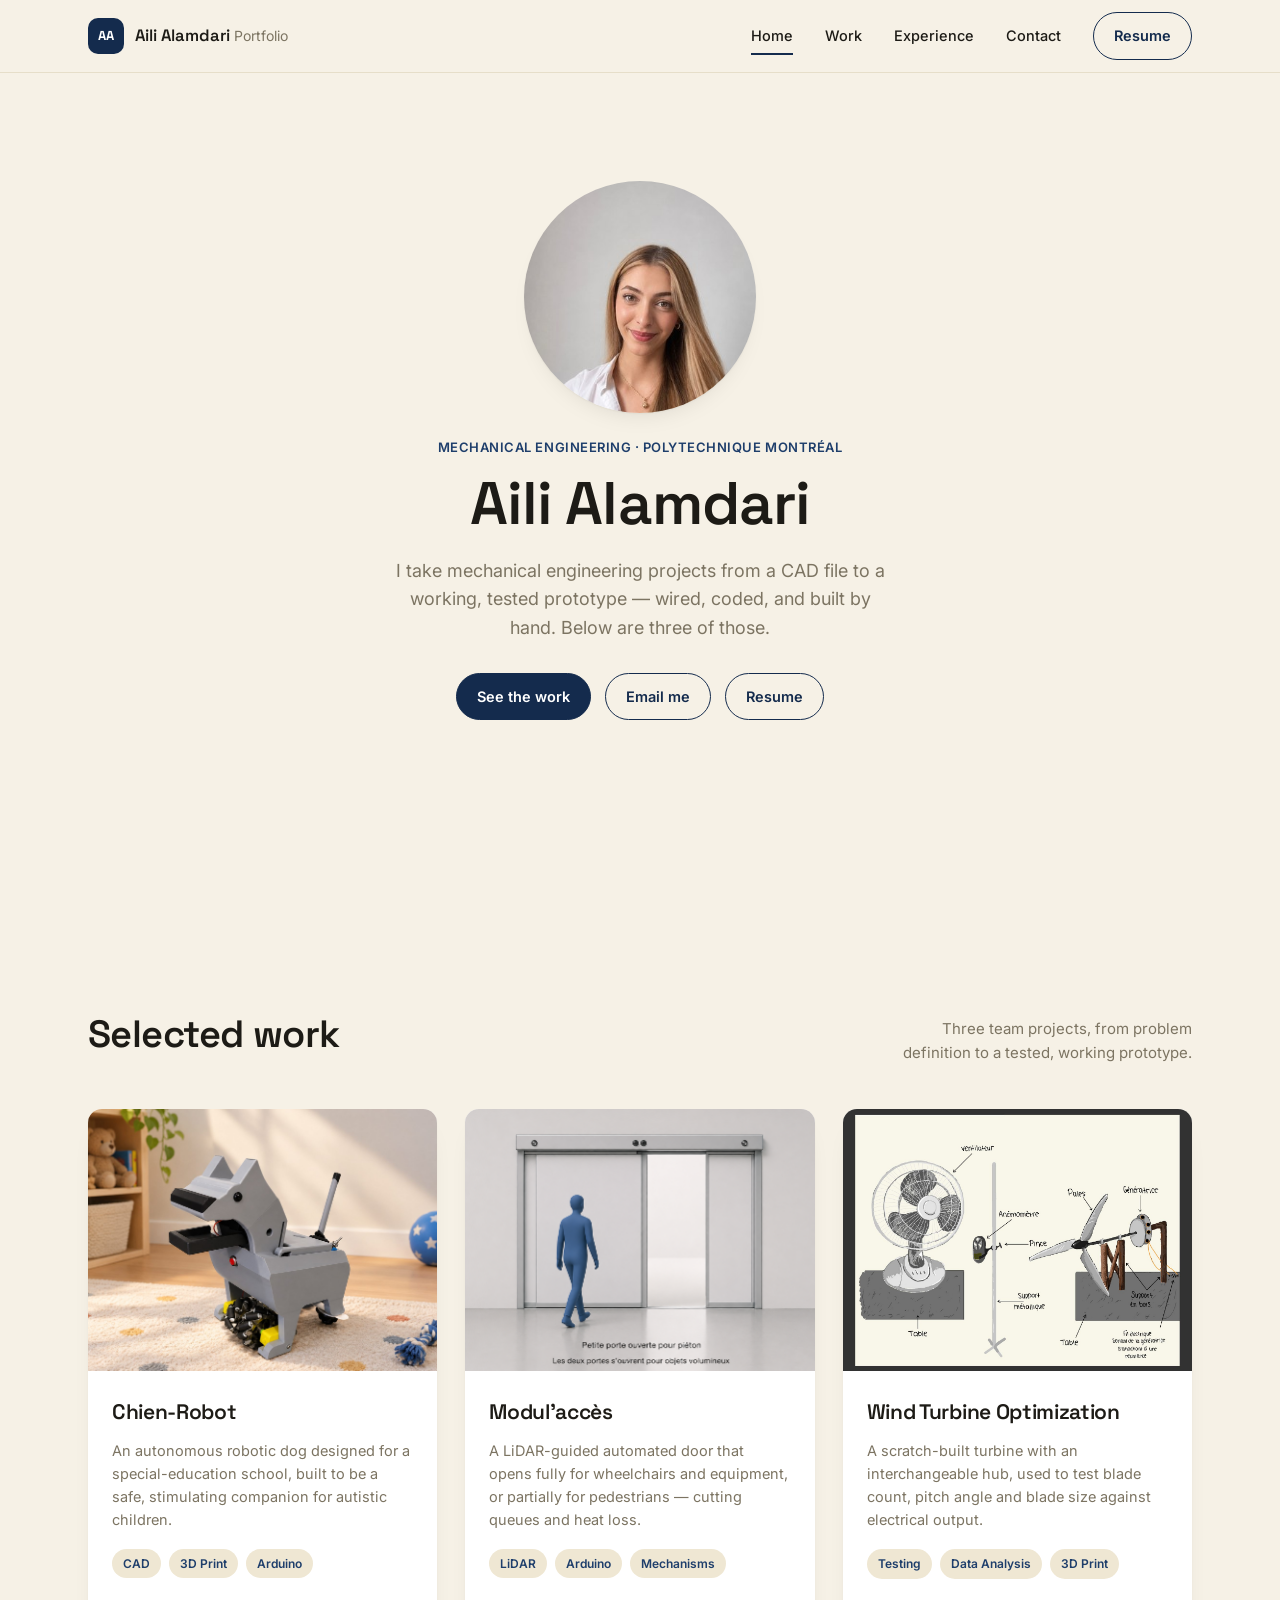
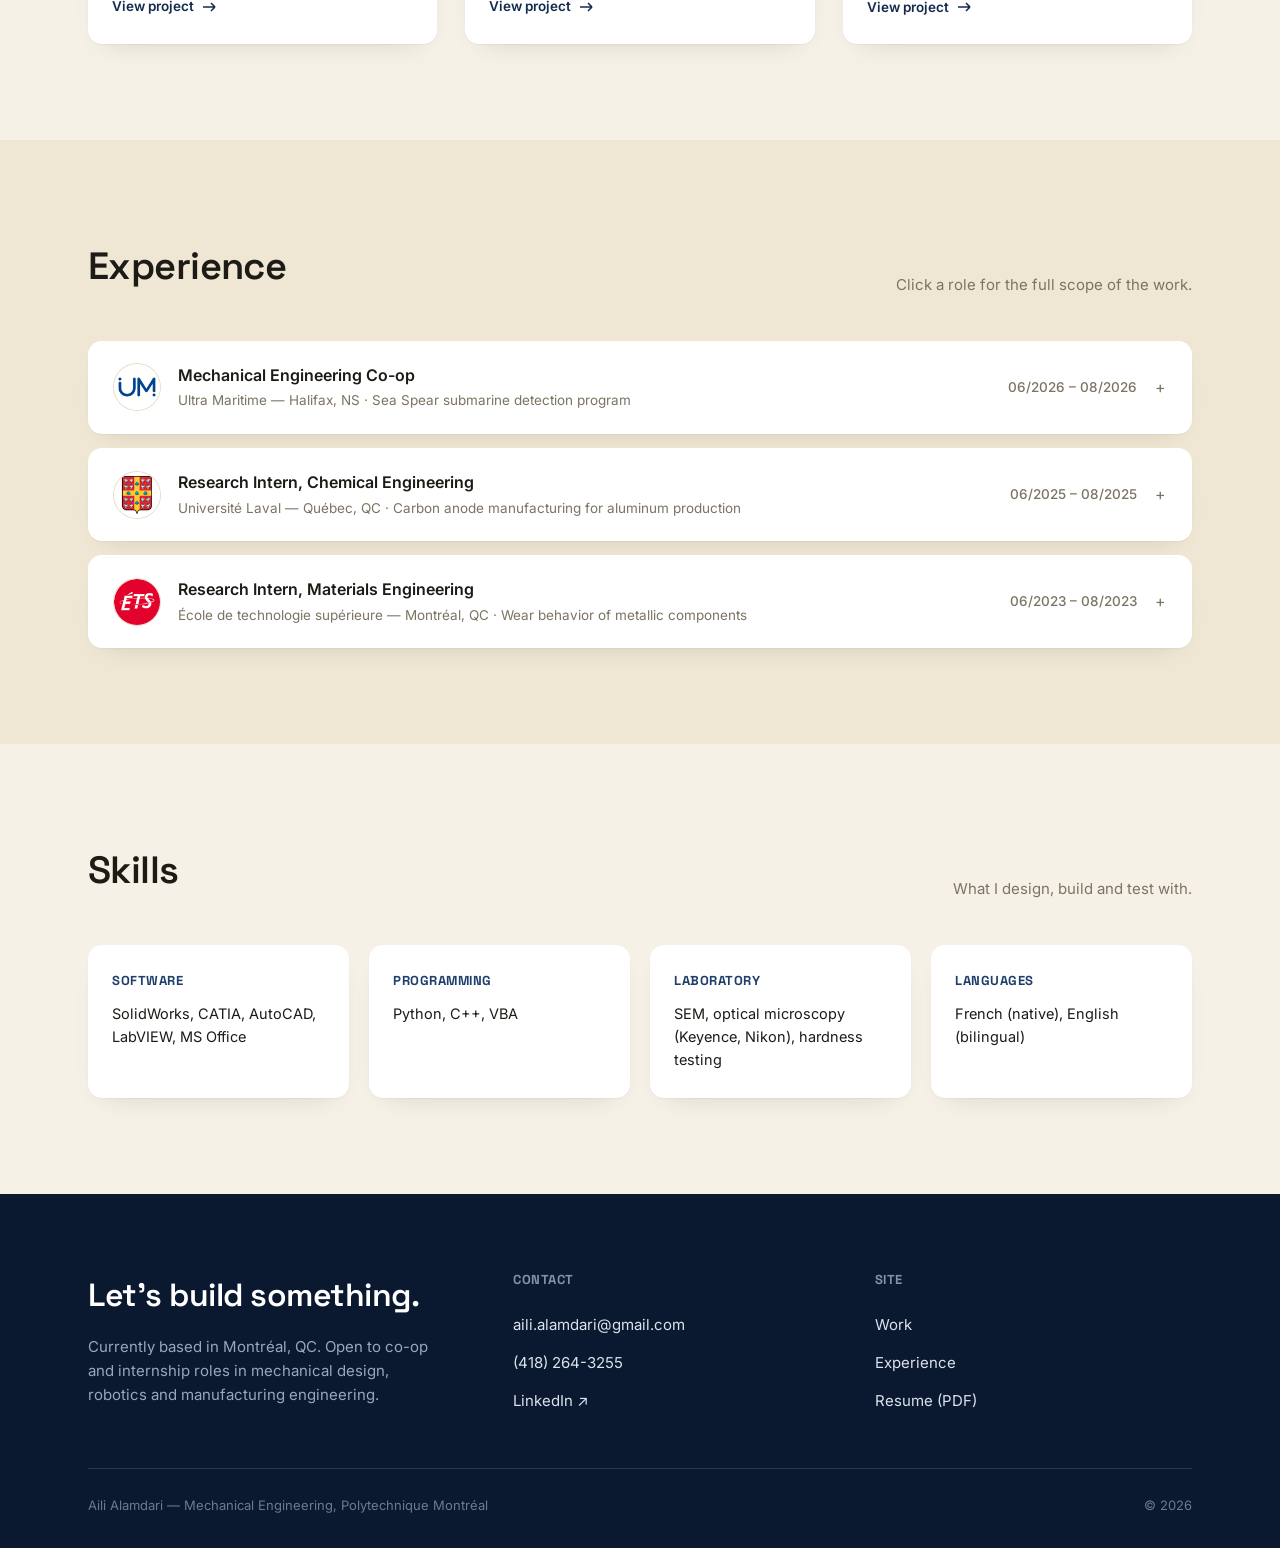
<file: index.html>
<!doctype html>
<html lang="en">
<head>
<meta charset="UTF-8">
<meta name="viewport" content="width=device-width, initial-scale=1.0">
<title>Aili Alamdari — Mechanical Engineering Portfolio</title>
<meta name="description" content="Aili Alamdari — Mechanical Engineering student at Polytechnique Montréal. CAD, robotics, and hands-on prototyping.">
<link rel="stylesheet" href="css/style.css">
</head>
<body>

<header class="topbar">
  <div class="wrap">
    <a href="index.html" class="brand">
      <span class="brand-mark">AA</span>
      <span class="brand-name">Aili Alamdari <span>Portfolio</span></span>
    </a>
    <nav class="mainnav">
      <a class="navlink active" href="index.html#top">Home</a>
      <a class="navlink" href="index.html#work">Work</a>
      <a class="navlink" href="index.html#experience">Experience</a>
      <a class="navlink" href="index.html#contact">Contact</a>
      <a class="btn" href="resume/Aili-Alamdari-Resume.pdf" download>Resume</a>
    </nav>
    <button class="navburger" aria-label="Open menu"><span class="bars"><i></i><i></i><i></i></span></button>
  </div>
</header>

<main>
  <!-- ============ HERO ============ -->
  <section id="top" class="hero">
    <div class="wrap">
      <div class="hero-center">
        <img class="hero-avatar" src="images/portrait.jpg" alt="Portrait of Aili Alamdari">
        <p class="eyebrow">Mechanical Engineering · Polytechnique Montréal</p>
        <h1>Aili Alamdari</h1>
        <p class="hero-sub">I take mechanical engineering projects from a CAD file to a working, tested prototype — wired, coded, and built by hand. Below are three of those.</p>
        <div class="hero-cta">
          <a href="#work" class="btn solid">See the work</a>
          <a href="mailto:aili.alamdari@gmail.com" class="btn">Email me</a>
          <a href="resume/Aili-Alamdari-Resume.pdf" class="btn" download>Resume</a>
        </div>
      </div>
    </div>
  </section>

  <!-- ============ WORK ============ -->
  <section id="work">
    <div class="wrap">
      <div class="section-head reveal">
        <h2>Selected work</h2>
        <p class="section-note">Three team projects, from problem definition to a tested, working prototype.</p>
      </div>

      <div class="projects-grid">

        <a class="pcard reveal" href="work/robot-dog.html">
          <div class="pcard-media">
            <img src="images/dog_hero.jpg" alt="Robotic dog prototype for autism therapy">
          </div>
          <div class="pcard-body">
            <h3>Chien-Robot</h3>
            <p>An autonomous robotic dog designed for a special-education school, built to be a safe, stimulating companion for autistic children.</p>
            <div class="pcard-tags"><span class="tag">CAD</span><span class="tag">3D Print</span><span class="tag">Arduino</span></div>
            <div class="pcard-arrow">View project <svg width="14" height="10" viewBox="0 0 14 10" fill="none"><path d="M1 5H13M13 5L9 1M13 5L9 9" stroke="currentColor" stroke-width="1.6"/></svg></div>
          </div>
        </a>

        <a class="pcard reveal" href="work/sliding-door.html">
          <div class="pcard-media">
            <img src="images/door_hero.jpg" alt="Concept illustration of the automated sliding door: a small door opens for a pedestrian, both doors open for large objects">
          </div>
          <div class="pcard-body">
            <h3>Modul'accès</h3>
            <p>A LiDAR-guided automated door that opens fully for wheelchairs and equipment, or partially for pedestrians — cutting queues and heat loss.</p>
            <div class="pcard-tags"><span class="tag">LiDAR</span><span class="tag">Arduino</span><span class="tag">Mechanisms</span></div>
            <div class="pcard-arrow">View project <svg width="14" height="10" viewBox="0 0 14 10" fill="none"><path d="M1 5H13M13 5L9 1M13 5L9 9" stroke="currentColor" stroke-width="1.6"/></svg></div>
          </div>
        </a>

        <a class="pcard reveal" href="work/wind-turbine.html">
          <div class="pcard-media">
            <img src="images/turb_setup.jpg" alt="Wind turbine test rig with fan and anemometer">
          </div>
          <div class="pcard-body">
            <h3>Wind Turbine Optimization</h3>
            <p>A scratch-built turbine with an interchangeable hub, used to test blade count, pitch angle and blade size against electrical output.</p>
            <div class="pcard-tags"><span class="tag">Testing</span><span class="tag">Data Analysis</span><span class="tag">3D Print</span></div>
            <div class="pcard-arrow">View project <svg width="14" height="10" viewBox="0 0 14 10" fill="none"><path d="M1 5H13M13 5L9 1M13 5L9 9" stroke="currentColor" stroke-width="1.6"/></svg></div>
          </div>
        </a>

      </div>
    </div>
  </section>

  <!-- ============ EXPERIENCE ============ -->
  <section id="experience" class="section-alt">
    <div class="wrap">
      <div class="section-head reveal">
        <h2>Experience</h2>
        <p class="section-note">Click a role for the full scope of the work.</p>
      </div>

      <div class="exp-list reveal">

        <div class="exp-card">
          <div class="exp-row" data-toggle>
            <img class="exp-logo" src="images/logo_um.png" alt="Ultra Maritime logo">
            <div class="exp-main">
              <b>Mechanical Engineering Co-op</b>
              <span>Ultra Maritime — Halifax, NS · Sea Spear submarine detection program</span>
            </div>
            <span class="exp-period">06/2026 – 08/2026</span>
            <span class="exp-caret">+</span>
          </div>
          <div class="exp-detail">
            <div class="exp-detail-inner">
              <ul>
                <li>Designed and dimensioned mechanical components in SolidWorks for the Sea Spear submarine detection program, applying Geometric Dimensioning &amp; Tolerancing (GD&amp;T, ASME Y14.5) to ensure fit, form, and function.</li>
                <li>Redesigned and optimized existing parts in CAD to reduce weight and improve functionality, balancing performance requirements against manufacturing and assembly constraints.</li>
                <li>Authored and maintained Manufacturing Engineering Instructions (MEIs), along with MRIs, VDSs, and test plans, supporting production, design verification, and non-conformance resolution.</li>
                <li>Owned the drawing release process end-to-end for over 500 parts: prepared drawing packages, tracked revisions, and coordinated cross-functional approvals to keep releases on schedule.</li>
                <li>Maintained real-time part status tracking across the program in Excel; built automated, formula- and macro-driven spreadsheet tools that reduced manual update time by 2 hours a week.</li>
              </ul>
            </div>
          </div>
        </div>

        <div class="exp-card">
          <div class="exp-row" data-toggle>
            <img class="exp-logo" src="images/logo_ulaval.png" alt="Université Laval logo">
            <div class="exp-main">
              <b>Research Intern, Chemical Engineering</b>
              <span>Université Laval — Québec, QC · Carbon anode manufacturing for aluminum production</span>
            </div>
            <span class="exp-period">06/2025 – 08/2025</span>
            <span class="exp-caret">+</span>
          </div>
          <div class="exp-detail">
            <div class="exp-detail-inner">
              <ul>
                <li>Prepared and characterized carbon anode samples (coke and pitch), implementing experimental protocols for material mixing and coating, followed by demolding, polishing, and surface preparation for microscopic observation.</li>
                <li>Conducted microstructural analysis using Keyence and Nikon optical microscopes; analyzed and interpreted microscopic images and measured the density of porous materials.</li>
                <li>Conducted literature reviews on the mechanical and electrical properties of carbon anodes to support experimental analysis and interpretation.</li>
              </ul>
            </div>
          </div>
        </div>

        <div class="exp-card">
          <div class="exp-row" data-toggle>
            <img class="exp-logo" src="images/logo_ets.png" alt="École de technologie supérieure logo">
            <div class="exp-main">
              <b>Research Intern, Materials Engineering</b>
              <span>École de technologie supérieure — Montréal, QC · Wear behavior of metallic components</span>
            </div>
            <span class="exp-period">06/2023 – 08/2023</span>
            <span class="exp-caret">+</span>
          </div>
          <div class="exp-detail">
            <div class="exp-detail-inner">
              <ul>
                <li>Prepared metallic samples through cutting, mounting, polishing, and chemical etching; conducted analysis using optical microscopy, SEM, and hardness testing equipment.</li>
                <li>Collected and interpreted experimental data, summarized results in technical reports, and presented findings during weekly team meetings.</li>
              </ul>
            </div>
          </div>
        </div>

      </div>
    </div>
  </section>

  <!-- ============ SKILLS ============ -->
  <section>
    <div class="wrap">
      <div class="section-head reveal">
        <h2>Skills</h2>
        <p class="section-note">What I design, build and test with.</p>
      </div>
      <div class="skills-strip reveal">
        <div class="skills-col">
          <h4>Software</h4>
          <p>SolidWorks, CATIA, AutoCAD, LabVIEW, MS Office</p>
        </div>
        <div class="skills-col">
          <h4>Programming</h4>
          <p>Python, C++, VBA</p>
        </div>
        <div class="skills-col">
          <h4>Laboratory</h4>
          <p>SEM, optical microscopy (Keyence, Nikon), hardness testing</p>
        </div>
        <div class="skills-col">
          <h4>Languages</h4>
          <p>French (native), English (bilingual)</p>
        </div>
      </div>
    </div>
  </section>
</main>

<!-- ============ FOOTER / CONTACT ============ -->
<footer id="contact">
  <div class="wrap">
    <div class="footer-top">
      <div>
        <h3>Let's build something.</h3>
        <p class="footer-sub">Currently based in Montréal, QC. Open to co-op and internship roles in mechanical design, robotics and manufacturing engineering.</p>
      </div>
      <div class="footer-col">
        <h4>Contact</h4>
        <a href="mailto:aili.alamdari@gmail.com">aili.alamdari@gmail.com</a>
        <a href="tel:+14182643255">(418) 264-3255</a>
        <a href="https://www.linkedin.com/in/aili-alamdari-0917073a9/" target="_blank" rel="noopener">LinkedIn ↗</a>
      </div>
      <div class="footer-col">
        <h4>Site</h4>
        <a href="index.html#work">Work</a>
        <a href="index.html#experience">Experience</a>
        <a href="resume/Aili-Alamdari-Resume.pdf" download>Resume (PDF)</a>
      </div>
    </div>
    <div class="footer-bottom">
      <span>Aili Alamdari — Mechanical Engineering, Polytechnique Montréal</span>
      <span>© 2026</span>
    </div>
  </div>
</footer>

<script src="js/main.js"></script>
</body>
</html>
</file>
<file: css/style.css>
/* ============================================================
   Aili Alamdari — Portfolio
   Clean, warm, professional. Beige background, navy accents.
   ============================================================ */

@import url('https://fonts.googleapis.com/css2?family=Space+Grotesk:wght@500;600;700&family=Inter:wght@400;500;600;700&display=swap');

:root{
  --bg: #F6F1E6;
  --card: #FFFFFF;
  --bg-alt: #EFE7D3;
  --navy: #142B4D;
  --navy-2: #1E3E6B;
  --navy-deep: #0A1830;
  --ink: #1D1B16;
  --muted: #7C7462;
  --line: #E6DEC9;

  --display: 'Space Grotesk', sans-serif;
  --body: 'Inter', sans-serif;

  --max: 1160px;
  --radius: 14px;
  --radius-sm: 8px;
  --shadow: 0 1px 2px rgba(20,20,10,.04), 0 12px 28px -18px rgba(20,20,10,.18);
  --shadow-hover: 0 1px 2px rgba(20,20,10,.05), 0 22px 40px -18px rgba(20,20,10,.24);
}

*,*::before,*::after{ box-sizing: border-box; }
html{ scroll-behavior: smooth; }
html,body{ margin:0; padding:0; }
body{
  background: var(--bg);
  color: var(--ink);
  font-family: var(--body);
  font-size: 16px;
  line-height: 1.6;
  -webkit-font-smoothing: antialiased;
}
img{ max-width:100%; display:block; }
a{ color: inherit; }
h1,h2,h3,h4{ font-family: var(--display); margin:0; letter-spacing: -0.015em; font-weight:600; }
p{ margin:0; }
button{ font-family: inherit; cursor:pointer; }
::selection{ background: var(--navy); color: #fff; }
:focus-visible{ outline: 2px solid var(--navy); outline-offset: 3px; }

.wrap{ max-width: var(--max); margin: 0 auto; padding: 0 28px; }

.eyebrow{
  font-family: var(--body);
  font-weight: 600;
  font-size: 13px;
  letter-spacing: 0.04em;
  text-transform: uppercase;
  color: var(--navy-2);
  margin-bottom: 14px;
}

/* ---------------- Topbar ---------------- */
.topbar{
  position: sticky; top:0; z-index: 60;
  background: rgba(246,241,230,0.92);
  backdrop-filter: blur(10px);
  border-bottom: 1px solid var(--line);
}
.topbar .wrap{ display:flex; align-items:center; justify-content:space-between; height: 72px; }
.brand{ display:flex; align-items:center; gap:11px; text-decoration:none; color: var(--ink); }
.brand-mark{
  width: 36px; height: 36px; border-radius: 10px;
  background: var(--navy);
  display:flex;align-items:center;justify-content:center;
  font-family: var(--display); font-size: 13px; font-weight:700; color:#fff;
  flex-shrink:0;
}
.brand-name{ font-family: var(--display); font-weight: 600; font-size: 16.5px; }
.brand-name span{ color: var(--muted); font-weight:400; font-family: var(--body); font-size: 14px; }

nav.mainnav{ display:flex; align-items:center; gap: 32px; }
nav.mainnav a.navlink{
  font-family: var(--body); font-weight:500; font-size: 14.5px;
  text-decoration:none; color: var(--ink); position:relative; padding: 4px 0;
}
nav.mainnav a.navlink::after{
  content:""; position:absolute; left:0; right:100%; bottom:-3px; height:2px; background:var(--navy);
  transition: right .25s ease;
}
nav.mainnav a.navlink:hover::after, nav.mainnav a.navlink.active::after{ right:0; }

.btn{
  font-family: var(--body); font-weight:600; font-size: 14.5px;
  text-decoration:none; display:inline-flex; align-items:center; gap:8px;
  padding: 11px 20px; border: 1.5px solid var(--navy); color: var(--navy);
  background: transparent; border-radius: 100px;
  transition: background .18s ease, color .18s ease, transform .15s ease;
  white-space: nowrap;
}
.btn:hover{ background: var(--navy); color: #fff; }
.btn.solid{ background: var(--navy); color: #fff; }
.btn.solid:hover{ background: var(--navy-2); }

.navburger{
  display:none; width: 40px; height: 40px; border: 1px solid var(--line);
  background: var(--card); border-radius: 8px; align-items:center; justify-content:center;
}
.navburger .bars{ width: 16px; height: 10px; position:relative; }
.navburger .bars i{ position:absolute; left:0; right:0; height:1.6px; background:var(--navy); border-radius:1px; }
.navburger .bars i:nth-child(1){ top:0; }
.navburger .bars i:nth-child(2){ top:4px; }
.navburger .bars i:nth-child(3){ top:8px; }

/* ---------------- Hero ---------------- */
.hero{ padding-top: 64px; }
.hero-center{ max-width: 700px; margin: 0 auto; text-align:center; padding: 44px 0 92px; }
.hero-avatar{
  width: 232px; height: 232px; border-radius: 50%; object-fit: cover;
  margin: 0 auto 24px; display:block; box-shadow: var(--shadow);
}
.hero-center .hero-sub{ margin-left:auto; margin-right:auto; }
.hero-center .hero-cta{ justify-content:center; }
.hero-grid{
  display:grid; grid-template-columns: 1.1fr 0.9fr; gap: 56px; align-items:center;
  padding-bottom: 60px;
}
.hero h1{
  font-size: clamp(38px, 5.2vw, 60px);
  line-height: 1.08;
}
.hero h1 em{
  font-style: normal; color: var(--navy); position:relative;
}
.hero-sub{
  margin-top: 20px; font-size: 18px; color: var(--muted); max-width: 46ch; line-height:1.6;
}
.hero-cta{ margin-top: 30px; display:flex; gap: 14px; flex-wrap:wrap; }
.hero-stats{ margin-top: 46px; display:flex; gap: 40px; flex-wrap:wrap; }
.stat b{ display:block; font-family: var(--display); font-size: 30px; color: var(--navy); }
.stat span{ font-size: 13px; color: var(--muted); }

.hero-fig{
  position: relative; border-radius: var(--radius); overflow:hidden;
  box-shadow: var(--shadow); background: var(--card);
}
.hero-fig img{ width:100%; height:100%; object-fit:cover; aspect-ratio: 4/3.4; }

/* ---------------- Section chrome ---------------- */
section{ padding: 96px 0; }
.section-alt{ background: var(--bg-alt); }
.section-head{
  display:flex; justify-content:space-between; align-items:flex-end; gap: 24px; margin-bottom: 44px;
}
.section-head h2{ font-size: clamp(28px, 3.2vw, 38px); }
.section-note{ max-width: 34ch; color: var(--muted); font-size: 15px; text-align:right; }

/* ---------------- Project cards ---------------- */
.projects-grid{ display:grid; grid-template-columns: repeat(3, 1fr); gap: 28px; }
.pcard{
  display:block; text-decoration:none; color:inherit;
  border-radius: var(--radius); background: var(--card);
  box-shadow: var(--shadow);
  transition: box-shadow .25s ease, transform .25s ease;
  overflow: hidden;
}
.pcard:hover{ box-shadow: var(--shadow-hover); transform: translateY(-4px); }
.pcard-media{ position:relative; aspect-ratio: 4/3; overflow:hidden; background: var(--bg-alt); }
.pcard-media img{ width:100%; height:100%; object-fit: cover; transition: transform .5s ease; }
.pcard:hover .pcard-media img{ transform: scale(1.045); }
.pcard-body{ padding: 24px 24px 26px; }
.pcard-body h3{ font-size: 21px; margin-bottom:10px; }
.pcard-body p{ color: var(--muted); font-size: 14.5px; line-height:1.6; }
.pcard-tags{ display:flex; gap:8px; flex-wrap:wrap; margin-top: 18px; }
.tag{
  font-size: 12px; font-weight:600; color: var(--navy-2);
  background: var(--bg-alt); padding: 5px 11px; border-radius: 100px;
}
.pcard-arrow{
  margin-top:18px; font-size:13.5px; font-weight:600; color: var(--navy);
  display:flex; align-items:center; gap:8px;
}
.pcard-arrow svg{ transition: transform .2s ease; }
.pcard:hover .pcard-arrow svg{ transform: translateX(4px); }

/* ---------------- Experience ---------------- */
.exp-list{ display:flex; flex-direction:column; gap: 14px; }
.exp-card{
  background: var(--card); border-radius: var(--radius); box-shadow: var(--shadow);
  overflow:hidden;
}
.exp-row{
  display:flex; align-items:center; gap: 18px;
  padding: 22px 26px; cursor:pointer;
}
.exp-logo{
  width: 46px; height:46px; border-radius: 50%;
  object-fit: cover; flex-shrink:0; box-shadow: 0 0 0 1px var(--line);
}
.exp-main{ flex:1; min-width:0; }
.exp-main b{ display:block; font-size: 16px; font-weight:600; }
.exp-main span{ display:block; font-size: 13.5px; color: var(--muted); margin-top:2px; }
.exp-period{ font-size: 13.5px; color: var(--muted); font-weight:500; white-space:nowrap; }
.exp-caret{ color: var(--muted); transition: transform .2s ease; flex-shrink:0; }
.exp-card.open .exp-caret{ transform: rotate(45deg); }
.exp-detail{ max-height:0; overflow:hidden; transition: max-height .3s ease; }
.exp-detail-inner{ padding: 0 26px 26px 90px; }
.exp-detail-inner ul{ margin:0; padding-left: 18px; color: var(--ink); font-size: 14.5px; line-height:1.7; }
.exp-detail-inner li{ margin-bottom:9px; }
.exp-detail-inner li:last-child{ margin-bottom:0; }

/* ---------------- Skills ---------------- */
.skills-strip{ display:grid; grid-template-columns: repeat(4, 1fr); gap: 20px; }
.skills-col{ background: var(--card); border-radius: var(--radius); box-shadow: var(--shadow); padding: 26px 24px; }
.skills-col h4{ font-size: 13px; font-weight:700; text-transform:uppercase; letter-spacing:.04em; color: var(--navy-2); margin-bottom:10px; }
.skills-col p{ font-size: 14.5px; line-height:1.6; color: var(--ink); }

/* ---------------- Footer ---------------- */
footer{ background: var(--navy-deep); color: #DCE3EC; padding: 76px 0 32px; }
.footer-top{
  display:grid; grid-template-columns: 1.2fr 1fr 1fr; gap: 44px;
  padding-bottom: 48px; border-bottom: 1px solid rgba(255,255,255,.12);
}
footer h3{ font-size: 32px; color:#fff; }
.footer-sub{ color:#9AA7B8; margin-top:14px; max-width:40ch; font-size:15px; line-height:1.6; }
.footer-col h4{ font-size: 13px; font-weight:700; letter-spacing:.04em; text-transform:uppercase; color:#8592A4; margin-bottom:16px; }
.footer-col a{ display:block; text-decoration:none; color:#DCE3EC; font-size: 15px; padding: 7px 0; }
.footer-col a:hover{ color:#fff; }
.footer-bottom{ display:flex; justify-content:space-between; padding-top: 26px; font-size: 13px; color:#6E7A8C; flex-wrap:wrap; gap:10px; }

/* ---------------- Project detail view ---------------- */
.pv-hero{ padding: 40px 0 0; }
.pv-back{
  font-size: 14px; font-weight:600; color: var(--muted); text-decoration:none;
  display:inline-flex; align-items:center; gap:8px;
}
.pv-back:hover{ color: var(--navy); }
.pv-head{ margin-top: 24px; display:flex; justify-content:space-between; align-items:flex-end; gap: 30px; flex-wrap:wrap; }
.pv-head h1{ font-size: clamp(32px, 4.6vw, 48px); max-width: 18ch; }
.pv-meta{ display:flex; gap: 32px; flex-wrap:wrap; }
.pv-meta div span{ display:block; font-size: 12.5px; color: var(--muted); margin-bottom: 4px; }
.pv-meta div b{ font-size:14.5px; font-weight:600; }

.pv-figure{
  margin-top: 36px; border-radius: var(--radius); overflow:hidden; box-shadow: var(--shadow);
}
.pv-figure img{ width:100%; }
.pv-figure figcaption{
  font-size: 13px; color: var(--muted); padding: 14px 18px;
  background: var(--card); border-top: 1px solid var(--line);
}

.pv-body{ display:grid; grid-template-columns: 200px 1fr; gap: 60px; margin-top: 74px; align-items:start; }
.pv-label{ font-size: 13px; font-weight:700; text-transform:uppercase; letter-spacing:.04em; color: var(--navy-2); position: sticky; top: 96px; }
.pv-block{ max-width: 68ch; }
.pv-block + .pv-block{ margin-top:58px; }
.pv-block h3{ font-size: 23px; margin-bottom: 16px; }
.pv-block p{ color: var(--ink); font-size: 15.5px; line-height:1.75; }
.pv-block p + p{ margin-top:14px; }
.pv-block ul{ margin: 14px 0 0; padding-left: 20px; }
.pv-block li{ font-size: 15.5px; line-height:1.7; margin-bottom:9px; }

.problem-list{ list-style:none; margin:0; padding:0; display:grid; gap:12px; }
.problem-list li{
  display:flex; gap:14px; align-items:flex-start;
  border-radius: var(--radius-sm); padding: 16px 18px; font-size: 14.5px;
  background: var(--bg-alt);
}
.problem-list li i{ font-style:normal; font-weight:700; color: var(--navy); flex-shrink:0; }

.callout{
  border-radius: var(--radius-sm); padding: 16px 20px; margin-top: 20px;
  background: var(--bg-alt); color: var(--navy); font-weight:600; font-size: 15px;
}

.gallery{ display:grid; grid-template-columns: repeat(3, 1fr); gap: 20px; margin-top: 22px; }
.gallery.two{ grid-template-columns: repeat(2, 1fr); }
.gallery.one{ grid-template-columns: minmax(240px, 440px); justify-content:center; }
.gallery figure{ margin:0; border-radius: var(--radius-sm); overflow:hidden; box-shadow: var(--shadow); background:var(--card); }
.gallery img{ width:100%; cursor: zoom-in; aspect-ratio: 4/3; object-fit: cover; }
.gallery figcaption{ font-size: 13px; color: var(--muted); padding: 12px 14px 14px; }

.data-table{ width:100%; border-collapse: collapse; margin-top: 12px; font-size: 14.5px; border-radius: var(--radius-sm); overflow:hidden; }
.data-table th, .data-table td{ padding: 11px 14px; text-align:left; border-bottom: 1px solid var(--line); }
.data-table thead th{ background: var(--navy); color: #fff; font-size: 12.5px; text-transform:uppercase; letter-spacing:.03em; font-weight:600; }
.data-table tbody tr:nth-child(even){ background: var(--bg-alt); }
.data-table .best{ font-weight:700; color: var(--navy); }

.chart-block{ margin-top: 28px; background: var(--card); border-radius: var(--radius); box-shadow: var(--shadow); padding: 24px; }
.chart-block h4{ font-size: 14.5px; font-weight:600; color: var(--ink); margin-bottom: 18px; }
.bars{ display:flex; align-items:flex-end; gap: 16px; height: 190px; padding: 0 4px; border-bottom: 1.5px solid var(--line); }
.bar-col{ flex:1; display:flex; flex-direction:column; align-items:center; justify-content:flex-end; height:100%; }
.bar{ width: 58%; background: var(--bg-alt); border-radius: 6px 6px 0 0; position:relative; transition: height 1s cubic-bezier(.2,.8,.2,1); }
.bar.win{ background: var(--navy); }
.bar-val{ position:absolute; top:-22px; left:0; right:0; text-align:center; font-size: 12px; font-weight:600; color: var(--ink); }
.bar-label{ margin-top:10px; font-size: 12.5px; color: var(--muted); text-align:center; font-weight:500; }

.conclusion-card{
  margin-top: 28px; border-radius: var(--radius); padding: 24px 26px;
  background: var(--navy); color:#fff;
}
.conclusion-card h4{ font-size: 13px; text-transform:uppercase; letter-spacing:.04em; color:#AFC1DB; margin-bottom:10px; font-weight:700; }
.conclusion-card p{ font-size: 15px; line-height:1.7; color:#EDF1F7; }

.pv-nextprev{ margin-top: 96px; padding-top: 0; display:flex; justify-content:space-between; gap: 20px; }
.np-link{
  text-decoration:none; color:inherit; flex:1; background: var(--card);
  border-radius: var(--radius); box-shadow: var(--shadow); padding: 22px 24px;
  transition: box-shadow .2s ease, transform .2s ease;
}
.np-link:hover{ box-shadow: var(--shadow-hover); transform: translateY(-2px); }
.np-link span{ font-size: 12.5px; color:var(--muted); font-weight:600; text-transform:uppercase; letter-spacing:.03em; }
.np-link b{ display:block; margin-top:8px; font-size:19px; font-family: var(--display); }
.np-link.right{ text-align:right; }

/* ---------------- Lightbox ---------------- */
.lightbox{
  position:fixed; inset:0; z-index: 100; background: rgba(10,24,48,.94);
  display:none; align-items:center; justify-content:center; padding: 40px;
}
.lightbox.open{ display:flex; }
.lightbox img{ max-width: 92vw; max-height: 86vh; border-radius: 10px; }
.lightbox-close{
  position:absolute; top:24px; right:28px; width:44px;height:44px;
  border: 1px solid rgba(255,255,255,.3); background:transparent; color:#fff;
  font-size:20px; border-radius:50%;
}

/* ---------------- Reveal on scroll ---------------- */
.reveal{ opacity:0; transform: translateY(18px); transition: opacity .6s ease, transform .6s ease; }
.reveal.in{ opacity:1; transform:none; }
@media (prefers-reduced-motion: reduce){
  .reveal{ opacity:1; transform:none; transition:none; }
  html{ scroll-behavior:auto; }
}

/* ---------------- Responsive ---------------- */
@media (max-width: 980px){
  nav.mainnav{ display:none; }
  .navburger{ display:flex; }
  .hero-grid{ grid-template-columns: 1fr; }
  .hero-fig{ order:-1; }
  .projects-grid{ grid-template-columns: 1fr 1fr; }
  .footer-top{ grid-template-columns: 1fr; }
  .pv-body{ grid-template-columns: 1fr; gap: 20px; }
  .pv-label{ position:static; }
  .skills-strip{ grid-template-columns: 1fr 1fr; }
}
@media (max-width: 640px){
  .projects-grid{ grid-template-columns: 1fr; }
  .exp-row{ flex-wrap:wrap; }
  .exp-period{ order:4; width:100%; padding-left:64px; }
  .exp-detail-inner{ padding-left: 26px; }
  .gallery{ grid-template-columns: 1fr 1fr; }
  .skills-strip{ grid-template-columns: 1fr; }
  .pv-nextprev{ flex-direction:column; }
  .section-head{ flex-direction:column; align-items:flex-start; }
  .section-note{ text-align:left; }
}
</file>
